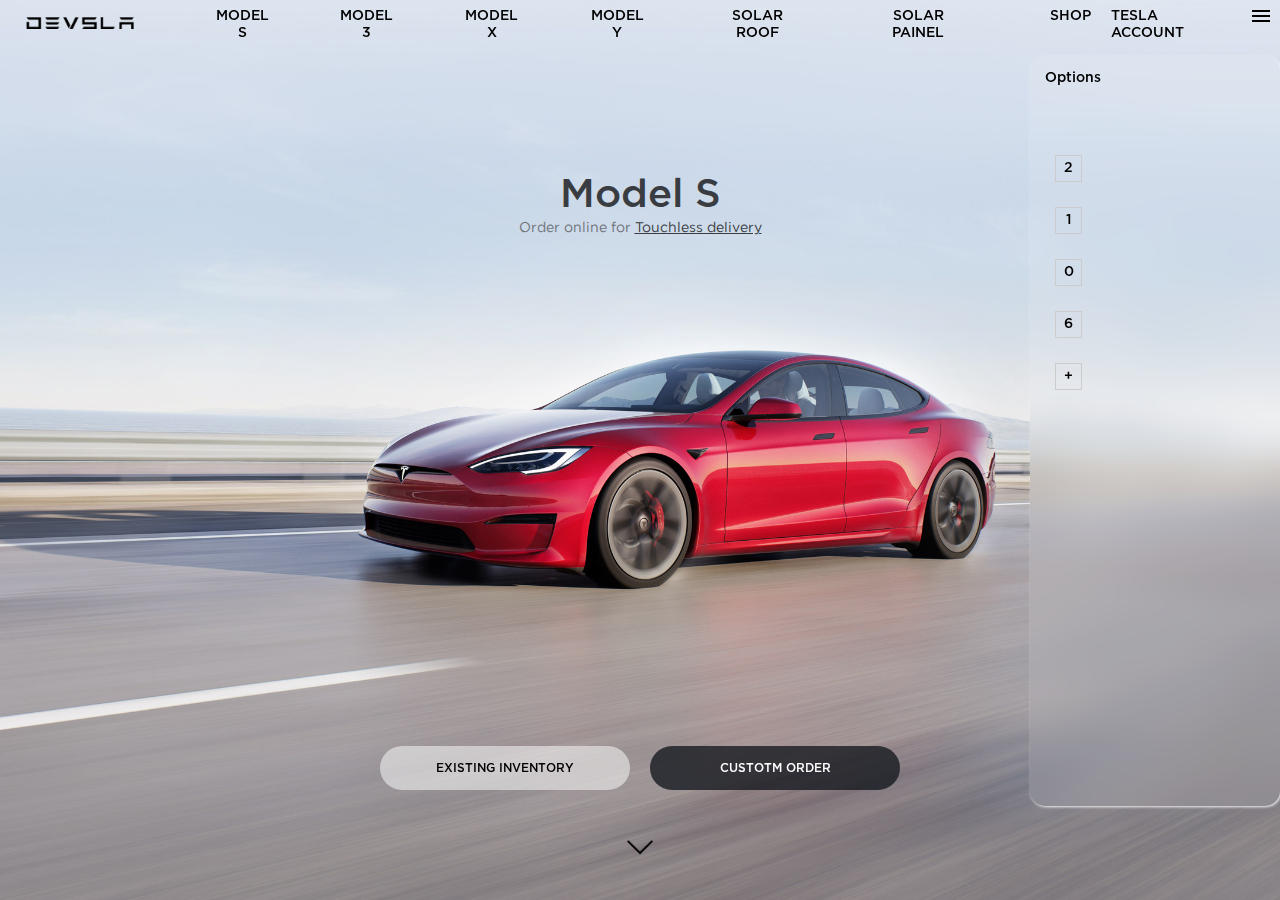
<file: index.html>
<!DOCTYPE html>
<html lang="en">
<head>
    <link rel="stylesheet" type="text/css" href="style.css">
    <link rel="icon" href="assets/tesla/images/menu.png">
    <meta charset="UTF-8">
    <meta http-equiv="X-UA-Compatible" content="IE=edge">
    <meta name="viewport" content="width=device-width, initial-scale=1.0">
    <title>Devsla</title>
</head>
<body>
    
    <header> <!--CONTEUDO DO CABEÇALHO-->
            <div class="leftside">
                <a href=""><img src="assets/tesla/images/logo.png" alt="Devsla" class="logo"></a>               
            </div>
            <div class="middle">
                <ul>
                    <li><a href="">Model S</a></li>
                    <li><a href="">Model 3</a></li>
                    <li><a href="">Model X</a></li>
                    <li><a href="">Model Y</a></li>
                    <li><a href="">Solar Roof</a></li>
                    <li><a href="">Solar Painel</a></li>
                </ul>
            </div>
            <div class="rightside">
                <ul>
                    <li> <a href="">Shop</a>  </li>
                    <li> <a href="">Tesla Account</a>  </li>
                    <li class="menu">
                        <div onclick="abrirmenu()" class="menu--icon">
                            <div  ></div>
                            <div  ></div>
                            <div "></div>
                        </div>
                    </li>
                </ul>   

                <div class="menu--right">
                    <p>Options</p>
                    <ul>
                        <li>2</li>
                        <li>1</li>
                        <li>0</li>
                        <li>6</li>
                        <li>+</li>
                    </ul>
                </div>
            </div>        
    </header>
    <main><!--Conteúdo principal-->
        <div class="info">
            <h1>Model S</h1>
            <h2>Order online for <a href="">Touchless delivery</a></h2>
        </div>       
    </main>
    <footer>
        <div class="buttons--area">
           
            <a href="" class="btn--light" >Existing inventory</a>
            <a href="" class="btn--dark" >Custotm order</a>
        </div>
        <div class="arrow--area">
          <img class="arrow" src="assets/tesla/images/down.png" alt="arrow">
        </div>
    </footer>
    <script src="./script.js"></script>
</body>
</html>
</file>
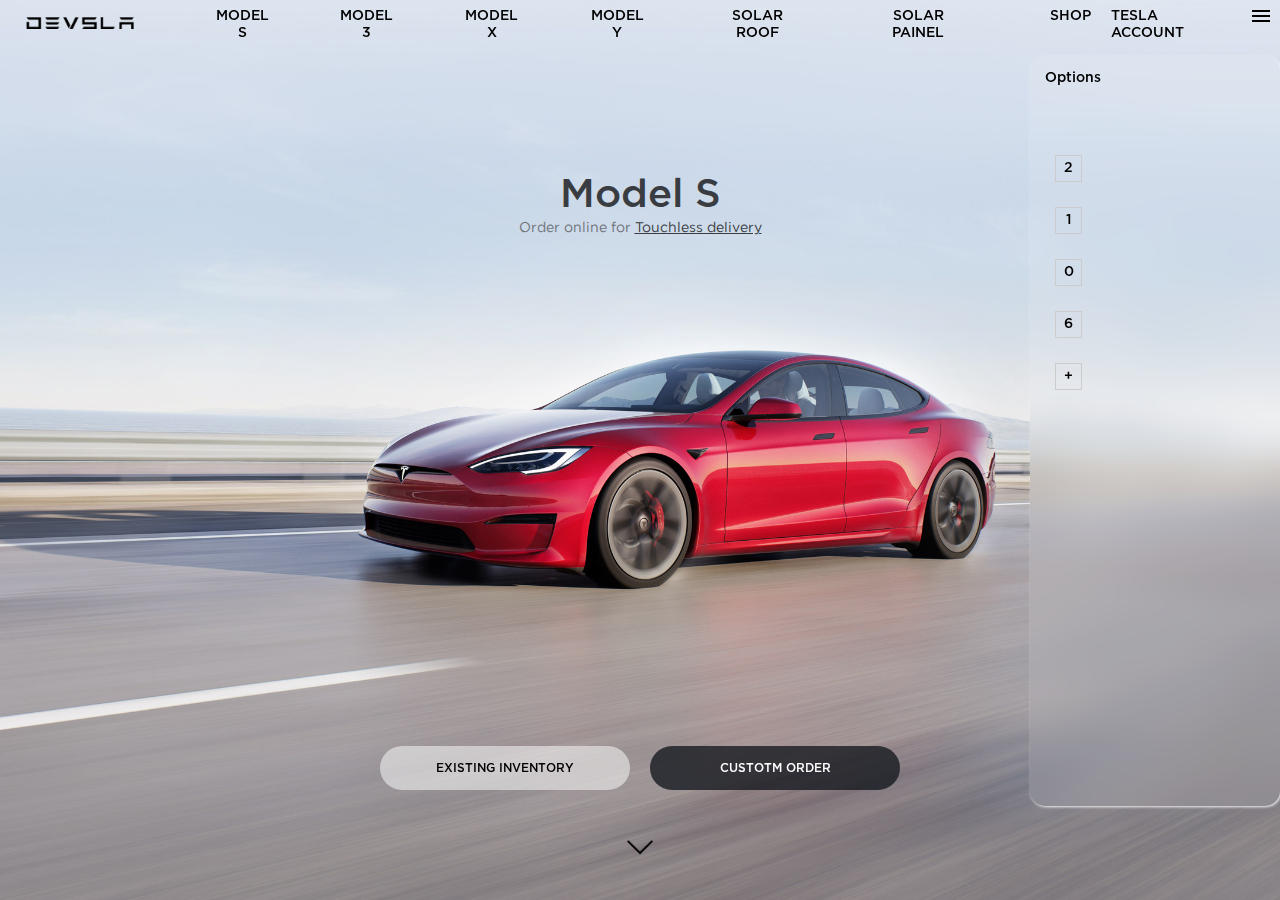
<file: tesla.html>
<!DOCTYPE html>
<html lang="en">
<head>
    <link rel="stylesheet" type="text/css" href="tesla.css">
    <link rel="icon" href="assets/tesla/images/menu.png">
    <meta charset="UTF-8">
    <meta http-equiv="X-UA-Compatible" content="IE=edge">
    <meta name="viewport" content="width=device-width, initial-scale=1.0">
    <title>Devsla</title>
</head>
<body>
    
    <header> <!--CONTEUDO DO CABEÇALHO-->
            <div class="leftside">
                <a href=""><img src="assets/tesla/images/logo.png" alt="Devsla" class="logo"></a>               
            </div>
            <div class="middle">
                <ul>
                    <li><a href="">Model S</a></li>
                    <li><a href="">Model 3</a></li>
                    <li><a href="">Model X</a></li>
                    <li><a href="">Model Y</a></li>
                    <li><a href="">Solar Roof</a></li>
                    <li><a href="">Solar Painel</a></li>
                </ul>
            </div>
            <div class="rightside">
                <ul>
                    <li> <a href="">Shop</a>  </li>
                    <li> <a href="">Tesla Account</a>  </li>
                    <li class="menu">
                        <div onclick="abrirmenu()" class="menu--icon">
                            <div  ></div>
                            <div  ></div>
                            <div "></div>
                        </div>
                    </li>
                </ul>   

                <div class="menu--right">
                    <p>Options</p>
                    <ul>
                        <li>2</li>
                        <li>1</li>
                        <li>0</li>
                        <li>6</li>
                        <li>+</li>
                    </ul>
                </div>
            </div>        
    </header>
    <main><!--Conteúdo principal-->
        <div class="info">
            <h1>Model S</h1>
            <h2>Order online for <a href="">Touchless delivery</a></h2>
        </div>       
    </main>
    <footer>
        <div class="buttons--area">
           
            <a href="" class="btn--light" >Existing inventory</a>
            <a href="" class="btn--dark" >Custotm order</a>
        </div>
        <div class="arrow--area">
          <img class="arrow" src="assets/tesla/images/down.png" alt="arrow">
        </div>
    </footer>
    <script src="./script.js"></script>
</body>
</html>
</file>
<file: style.css>
/* Fontes */

@font-face {
    font-family: GothamMedium;
    src:url(./assets/tesla/fonts/GothamMedium.otf)
}

@font-face {
    font-family: GothamBook;
    src: url(./assets/tesla/fonts/GothamBookRegular.otf);
}
:root {
    --h1-color: #393c41;
    --h2-color: #6e7378;
    --btn-dark-bg: rgba(23, 26, 32, 0.8);
    --btn-light-bg: rgba(255,255,255, 0.5);
    --btn-dark-color: #fff;
    --btn-light-color: #000 ; 
}
body {
    font-family: 'GothamMedium', Helvetica , Arial ;
    Font-size: 14px;
    margin: 0;
}

header {
    display: flex;
    justify-content: space-between;
    align-items: center;
    height: 50px;
    position: fixed;
    left: 0;
    top: 0;
    right: 0;
    
}

header .logo {
    width: 120px;
    margin-left: 20px;
}

header .middle ul {
    display: flex;
    list-style: none;
    text-decoration: none;
    align-items: center;
    
}


.middle ul li {
    text-align: center;
    height: auto;
    width: auto;
    margin: 0px 10px;
    padding: 20px;
    transition: all 0.4s 
    
}

.middle ul li a {
    align-self: center;
    justify-content: center;
    text-decoration: none;
    color: black;
    text-transform: uppercase;
}


.middle ul li:hover {
border-radius: 30px;
  background-color: rgba(210, 210, 210, 0.9);
}


.rightside ul {
    display: flex;    
}

.rightside ul li {
    margin: 0px 10px;
    list-style: none;
}

.rightside a {
    text-decoration: none;
    text-transform: uppercase;
    color:#000
}

header .menu {
    display: flex;
   

} 
header .menu--icon {
    display: flex;
    flex-direction: column;
    justify-content: space-around;
    cursor: pointer;
    width: 18px;    
    height: 16px;   
}

header .menu--icon div {
    height: 2px;
    background-color: #000;
    
}

/*main*/

main {
    background-image: url(assets/tesla/images/bg.jpg);
    background-size: cover;
    background-position:center;
    height: 100vh;
}

main .info {
    height: 45vh;
    display: flex;
    flex-direction: column;
    justify-content: center;
    align-items: center;
}

main h1 {
    margin: 0;
    font-size: 40px;
    font-weight: normal;
    color: var(--h1-color);
}

main h2 {
    margin: 0;
    font-size: 14px;
    font-weight: normal;
    color: var(--h2-color);
    font-family: 'GothamBook';

}

.info a {
    color: var(--h1-color);
}
footer {
    position: fixed;
    left: 0;
    bottom: 30px;
    right: 0;  
}

footer .buttons--area {
    display: flex;
    justify-content: center;
    z-index: 1000;
}

footer .buttons--area a {
    display: block;
    width: 220px;
    text-decoration: none;
    text-transform: uppercase;
    font-size: 12px;
    margin: 0px 10px;
    margin-bottom: 20px;
    padding: 15px;
    border-radius: 30px;
    text-align: center;
    z-index: 1;
    
}

.btn--dark {
    background-color: var(--btn-dark-bg);
    color: var(--btn-dark-color);
    transition: all 0.3s ease-in-out;
    
    
}

.btn--dark:hover {
    background-color: var(--btn-light-bg);
    box-shadow: red 5px 5px 5px;
    color: black;   
}



.btn--light:hover  {
    background-color: var(--btn-dark-bg);
    color: var(--btn-dark-color); 
    box-shadow:  #ccc 5px 5px 5px; 
}

footer .btn--light {
    background-color: var(--btn-light-bg);
    color: var(--btn-light-color);
    transition: all 0.3s ease-in-out;
}




@keyframes arrow {
    0% {
        margin-top: 0px;
    }
    50% {
        margin-top: 15px;
    }
    100% {
        margin-top: 0px;
    }

}


footer .arrow--area {
    display: flex;
    justify-content: center;
    height: 30px;
    margin-top: 30px;
}

footer .arrow {
    height: 15px;
    animation-name: arrow;
    animation-duration: 2s;
    animation-iteration-count: infinite;
}

/* MEDIA QUERY*/
 
@media (max-width:1200px) {

    header .middle {
        display: none;
    }

    header .rightside li {
        display: none;
    }
    
     header .rightside li.menu {
        display: block;
    }
}

@media (max-width:600px) {
    
    .buttons--area {
        flex-direction: column;
        align-items: center;
    }
   footer .buttons--area a {
   
       
        width: calc(100vw - 60px);



    }
}

.menu--right{
    display: flex;
    align-items: flex-start;
    position: absolute;
    height: 750px;
    width: 250px;
    background-color: rgba(255, 255, 255, 0.1); 
    border-radius: 15px;
    backdrop-filter: blur(15px);
    transition: all linear 0.2s;
    color: white;
    right: 0;
    flex-direction: column;
    box-shadow: 1px 1px 3px rgba(255, 255, 255, 0.9);
}


.menu--right ul {
    display: flex;
    flex-direction: column;
    justify-content: flex-start;
    align-items: flex-start;
    width: 100%;
    padding: 15px;
    
    
}

.menu--right ul li {
    color: black;
    display: flex;
    margin-top: 25px;
    height: 25px;
    width: 25px;
    cursor:pointer;
    border: 1px solid #ccc;
    justify-content: center;
    align-items: center;
    transition: all ease-in-out 0.2s;
}

.menu--right ul li:hover{
    width: 50px;

    border-radius: 15px;
}


.menu--right p {
    padding-left: 15px;
    color: black;
}
</file>
<file: tesla.css>
/* Fontes */

@font-face {
    font-family: GothamMedium;
    src:url(../assets/tesla/fonts/GothamMedium.otf)
}

@font-face {
    font-family: GothamBook;
    src: url(../assets/tesla/fonts/GothamBookRegular.otf);
}
:root {
    --h1-color: #393c41;
    --h2-color: #6e7378;
    --btn-dark-bg: rgba(23, 26, 32, 0.8);
    --btn-light-bg: rgba(255,255,255, 0.5);
    --btn-dark-color: #fff;
    --btn-light-color: #000 ; 
}
body {
    font-family: 'GothamMedium', Helvetica , Arial ;
    Font-size: 14px;
    margin: 0;
}

header {
    display: flex;
    justify-content: space-between;
    align-items: center;
    height: 50px;
    position: fixed;
    left: 0;
    top: 0;
    right: 0;
    
}

header .logo {
    width: 120px;
    margin-left: 20px;
}

header .middle ul {
    display: flex;
    list-style: none;
    text-decoration: none;
    align-items: center;
    
}


.middle ul li {
    text-align: center;
    height: auto;
    width: auto;
    margin: 0px 10px;
    padding: 20px;
    transition: all 0.4s 
    
}

.middle ul li a {
    align-self: center;
    justify-content: center;
    text-decoration: none;
    color: black;
    text-transform: uppercase;
}


.middle ul li:hover {
border-radius: 30px;
  background-color: rgba(210, 210, 210, 0.9);
}


.rightside ul {
    display: flex;    
}

.rightside ul li {
    margin: 0px 10px;
    list-style: none;
}

.rightside a {
    text-decoration: none;
    text-transform: uppercase;
    color:#000
}

header .menu {
    display: flex;
   

} 
header .menu--icon {
    display: flex;
    flex-direction: column;
    justify-content: space-around;
    cursor: pointer;
    width: 18px;    
    height: 16px;   
}

header .menu--icon div {
    height: 2px;
    background-color: #000;
    
}

/*main*/

main {
    background-image: url(assets/tesla/images/bg.jpg);
    background-size: cover;
    background-position:center;
    height: 100vh;
}

main .info {
    height: 45vh;
    display: flex;
    flex-direction: column;
    justify-content: center;
    align-items: center;
}

main h1 {
    margin: 0;
    font-size: 40px;
    font-weight: normal;
    color: var(--h1-color);
}

main h2 {
    margin: 0;
    font-size: 14px;
    font-weight: normal;
    color: var(--h2-color);
    font-family: 'GothamBook';

}

.info a {
    color: var(--h1-color);
}
footer {
    position: fixed;
    left: 0;
    bottom: 30px;
    right: 0;  
}

footer .buttons--area {
    display: flex;
    justify-content: center;
    z-index: 1000;
}

footer .buttons--area a {
    display: block;
    width: 220px;
    text-decoration: none;
    text-transform: uppercase;
    font-size: 12px;
    margin: 0px 10px;
    margin-bottom: 20px;
    padding: 15px;
    border-radius: 30px;
    text-align: center;
    z-index: 1;
    
}

.btn--dark {
    background-color: var(--btn-dark-bg);
    color: var(--btn-dark-color);
    transition: all 0.3s ease-in-out;
    
    
}

.btn--dark:hover {
    background-color: var(--btn-light-bg);
    box-shadow: red 5px 5px 5px;
    color: black;   
}



.btn--light:hover  {
    background-color: var(--btn-dark-bg);
    color: var(--btn-dark-color); 
    box-shadow:  #ccc 5px 5px 5px; 
}

footer .btn--light {
    background-color: var(--btn-light-bg);
    color: var(--btn-light-color);
    transition: all 0.3s ease-in-out;
}




@keyframes arrow {
    0% {
        margin-top: 0px;
    }
    50% {
        margin-top: 15px;
    }
    100% {
        margin-top: 0px;
    }

}


footer .arrow--area {
    display: flex;
    justify-content: center;
    height: 30px;
    margin-top: 30px;
}

footer .arrow {
    height: 15px;
    animation-name: arrow;
    animation-duration: 2s;
    animation-iteration-count: infinite;
}

/* MEDIA QUERY*/
 
@media (max-width:1200px) {

    header .middle {
        display: none;
    }

    header .rightside li {
        display: none;
    }
    
     header .rightside li.menu {
        display: block;
    }
}

@media (max-width:600px) {
    
    .buttons--area {
        flex-direction: column;
        align-items: center;
    }
   footer .buttons--area a {
   
       
        width: calc(100vw - 60px);



    }
}

.menu--right{
    display: flex;
    align-items: flex-start;
    position: absolute;
    height: 750px;
    width: 250px;
    background-color: rgba(255, 255, 255, 0.1); 
    border-radius: 15px;
    backdrop-filter: blur(15px);
    transition: all linear 0.2s;
    color: white;
    right: 0;
    flex-direction: column;
    box-shadow: 1px 1px 3px rgba(255, 255, 255, 0.9);
}


.menu--right ul {
    display: flex;
    flex-direction: column;
    justify-content: flex-start;
    align-items: flex-start;
    width: 100%;
    padding: 15px;
    
    
}

.menu--right ul li {
    color: black;
    display: flex;
    margin-top: 25px;
    height: 25px;
    width: 25px;
    cursor:pointer;
    border: 1px solid #ccc;
    justify-content: center;
    align-items: center;
    transition: all ease-in-out 0.2s;
}

.menu--right ul li:hover{
    width: 50px;

    border-radius: 15px;
}


.menu--right p {
    padding-left: 15px;
    color: black;
}
</file>
